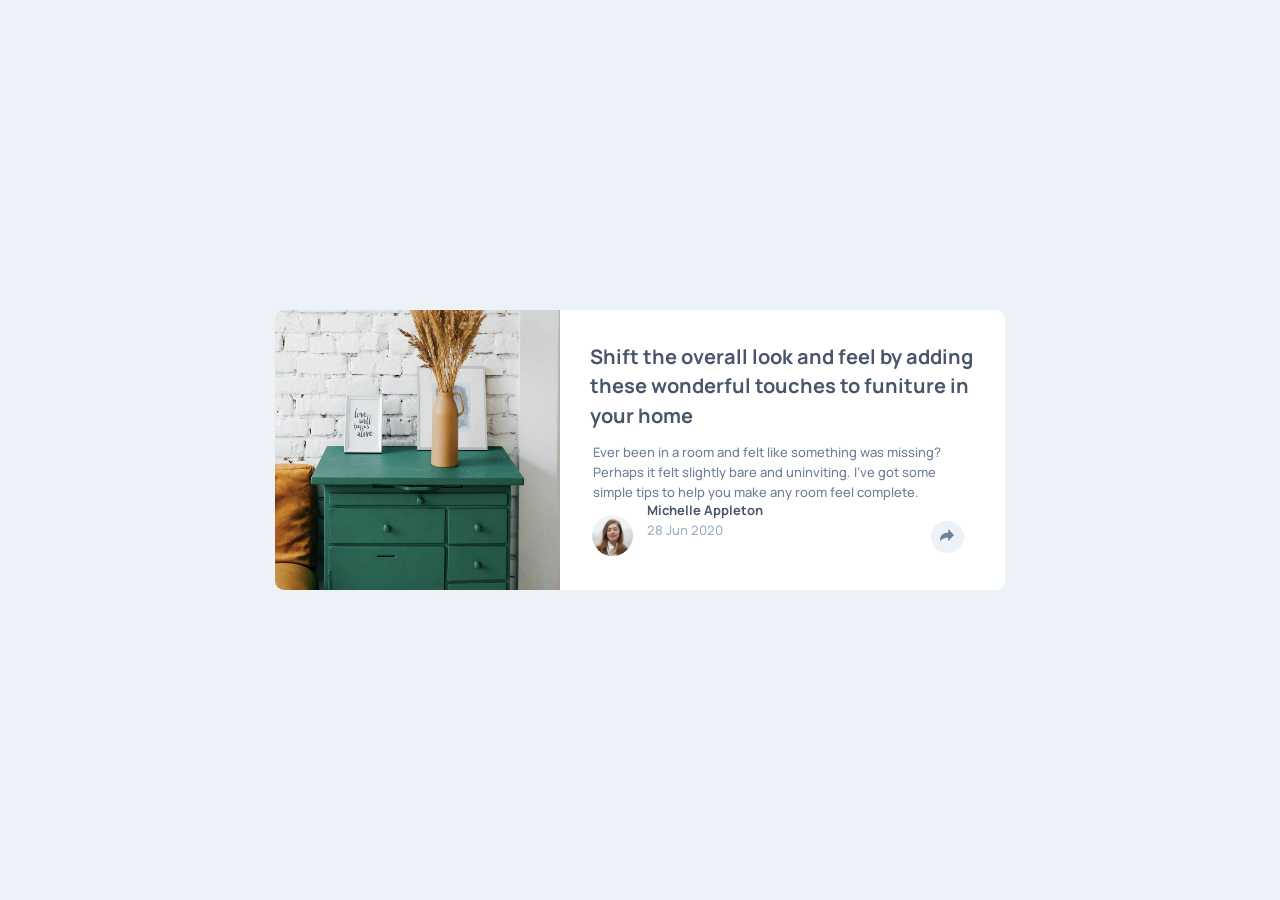
<file: index.html>
<!DOCTYPE html>
<html lang="en">
<head>
  <meta charset="UTF-8">
  <meta name="viewport" content="width=device-width, initial-scale=1.0"> <!-- displays site properly based on user's device -->
  <link rel="icon" type="image/png" sizes="32x32" href="images/favicon-32x32.png">
  <link rel="preload" 
  href="fonts/manrope-v20-latin-500.woff2"
  as="font"
  type="font/woff2"
  crossorigin>
  <link rel="preload" 
  href="fonts/manrope-v20-latin-700.woff2"
  as="font"
  type="font/woff2"
  crossorigin>
  <link rel="stylesheet" href="styles.css">
  <title>Frontend Mentor | Article preview component</title>
</head>
<body>
  <main class="parent-container">
    <img class="image" src="images/drawers.jpg" alt="Image of drawers" height="20" width="20">

    <div class="content-container">
      <h1 class="heading">Shift the overall look and feel by adding these wonderful touches to funiture in your home</h1>
      <p class="paragraph">
        Ever been in a room and felt like something was missing? Perhaps 
        it felt slightly bare and uninviting. I’ve got some simple tips 
        to help you make any room feel complete.  
      </p>
    </div>
    
    <div class="writer-container">
      <img class="profile-pic" src="images/avatar-michelle.jpg" alt="Profile picture of Michelle" height="20" width="20">
      <section class="publisher-name-and-date">
        <p class="publisher-name">Michelle Appleton</p>
        <p class="article-publish-date">28 Jun 2020</p>
      </section>
      <button class="share-button" type="button" aria-expanded="false"></button>

      <div class="active">
        <h1 class="share-title">S H A R E</h1>
        <ul class="icons">
          <li class="icon"><a href="https://www.facebook.com" target="_blank"><img src="images/icon-facebook.svg" alt="" height="20" width="20"></a></li>
          <li class="icon"><a href="https://x.com/?lang=en-za" target="_blank"><img src="images/icon-twitter.svg" alt="" height="20" width="20"></a></li>
          <li class="icon"><a href="https://www.pinterest.com" target="_blank"><img src="images/icon-pinterest.svg" alt="" height="20" width="20"></a></li>
        </ul>
        <button class="share-button-2" type="button" aria-label="Close share panel"></button>
      </div>
    </div>
  </main>
  <script defer src="script.js"></script>
</body>
</html>
</file>
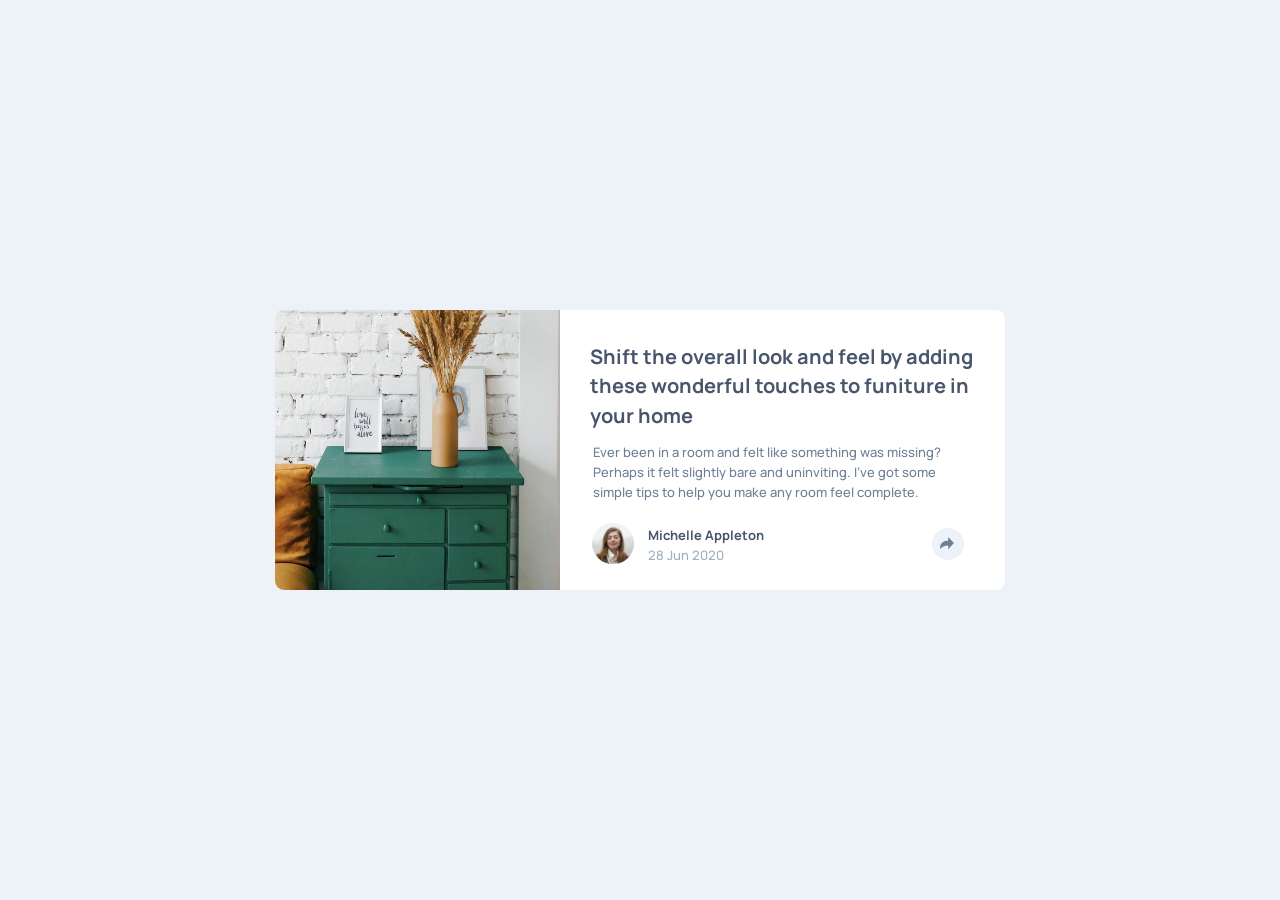
<file: assets/index.html>
<!DOCTYPE html>
<html lang="en">
<head>
  <meta charset="UTF-8">
  <meta name="viewport" content="width=device-width, initial-scale=1.0"> <!-- displays site properly based on user's device -->
  <link rel="icon" type="image/png" sizes="32x32" href="../images/favicon-32x32.png">
  <link rel="preload" 
  href="../fonts/manrope-v20-latin-500.woff2"
  as="font"
  type="font/woff2"
  crossorigin>
  <link rel="preload" 
  href="../fonts/manrope-v20-latin-700.woff2"
  as="font"
  type="font/woff2"
  crossorigin>
  <link rel="stylesheet" href="styles.css">
  <title>Frontend Mentor | Article preview component</title>
</head>
<body>
  <main class="parent-container">
    <img class="image" src="../images/drawers.jpg" alt="Image of drawers" height="20" width="20">

    <div class="content-container">
      <h1 class="heading">Shift the overall look and feel by adding these wonderful touches to funiture in your home</h1>
      <p class="paragraph">
        Ever been in a room and felt like something was missing? Perhaps 
        it felt slightly bare and uninviting. I’ve got some simple tips 
        to help you make any room feel complete.  
      </p>
    </div>
    
    <div class="writer-container">
      <img class="profile-pic" src="../images/avatar-michelle.jpg" alt="Profile picture of Michelle" height="20" width="20">
      <section class="publisher-name-and-date">
        <p class="publisher-name">Michelle Appleton</p>
        <p class="article-publish-date">28 Jun 2020</p>
      </section>
      <button class="share-container" type="button" aria-expanded="false"></button>

      <div class="active">
        <h1 class="share-title">S H A R E</h1>
        <ul class="icons">
          <li><a href="https://www.facebook.com" target="_blank"><img src="../images/icon-facebook.svg" alt="" height="20" width="20"></a></li>
          <li><a href="https://x.com/?lang=en-za" target="_blank"><img src="../images/icon-twitter.svg" alt="" height="20" width="20"></a></li>
          <li><a href="https://www.pinterest.com" target="_blank"><img src="../images/icon-pinterest.svg" alt="" height="20" width="20"></a></li>
        </ul>
        <button class="share-container-2" type="button" aria-label="Close share panel"></button>
      </div>
    </div>
  </main>
  <script defer src="script.js"></script>
</body>
</html>
</file>
<file: styles.css>
/* manrope-500 - latin */
@font-face {
  font-display: swap; /* Check https://developer.mozilla.org/en-US/docs/Web/CSS/@font-face/font-display for other options. */
  font-family: "Manrope";
  font-style: normal;
  font-weight: 500;
  src: url("fonts/manrope-v20-latin-500.woff2") format("woff2"); /* Chrome 36+, Opera 23+, Firefox 39+, Safari 12+, iOS 10+ */
}
/* manrope-700 - latin */
@font-face {
  font-display: swap; /* Check https://developer.mozilla.org/en-US/docs/Web/CSS/@font-face/font-display for other options. */
  font-family: "Manrope";
  font-style: normal;
  font-weight: 700;
  src: url("fonts/manrope-v20-latin-700.woff2") format("woff2"); /* Chrome 36+, Opera 23+, Firefox 39+, Safari 12+, iOS 10+ */
}
:root {
  --very-dark-grayish-blue: hsl(217, 19%, 35%);
  --desaturated-dark-blue:hsl(214, 17%, 51%);
  --grayish-blue: hsl(212, 23%, 69%);
  --light-grayish-blue:hsl(210, 46%, 95%);
  --white: hsl(0, 0%, 100%);
  --font-family: 'Manrope', sans-serif;
  --font-size: calc(13 / 16 * 1rem);
  --mobile-layout: calc(375 / 16 * 1rem);
  --desktop-layout: calc(1440 / 16 * 1rem);
}

/* || RESET */
*,
*::after,
*::before {
  margin: 0;
  padding: 0;
  box-sizing: border-box;
}

img,
picture,
video {
  display: block;
  max-width: 100%;
  height: auto;
}

input,
button,
textarea,
select {
  font: inherit;
  color: inherit;
  background: none;
  border-color: transparent;
}

a {
  text-decoration: none;
  color: inherit;
}

ul,
ol {
  list-style-type: none;
}

body {
  background-color: var(--light-grayish-blue);
  display: flex;
  justify-content: center;
  align-items: center;
  min-height: 100vh;
  width: 100%;
}

.parent-container {
  display: flex;
  align-items: center;
  justify-content: start;
  flex-direction: column;
  width: 20.5rem;
  height: 32rem;
  background-color: var(--white);
  border-top-left-radius: 0.5625rem;
  border-top-right-radius: 0.5625rem;
  border-bottom-left-radius: 0.5625rem;
  border-bottom-right-radius: 0.5625rem;
  font-family: var(--font-family);
}

.image {
  height: 12.5rem;
  width: 100%;
  border-top-left-radius: inherit;
  border-top-right-radius: inherit;
}

.content-container {
  display: flex;
  flex-direction: column;
  justify-content: center;
  gap: 0.8125rem;
  padding-block-start: 2.3125rem;
  padding-inline: 1.875rem;
  width: 100%;
  font-size: var(--font-size);
  margin-block-end: 1.875rem;
}

.heading {
  font-size: 1rem;
  color: var(--very-dark-grayish-blue);
  line-height: 1.48em;
}

.paragraph {
  line-height: 1.51em;
  padding-inline: 0.1875rem;
  padding-inline-end: 0.4375rem;
  color: var(--desaturated-dark-blue);
}

.writer-container {
  position: relative;
  display: flex;
  justify-content: start;
  align-items: center;
  height: 100%;
  width: 100%;
  padding-inline: 2rem;
  font-size: var(--font-size);
  gap: 0.875rem;
}

.profile-pic {
  width: 2.5625rem;
  border-radius: 12.5rem;
  margin-block-end: 0.9375rem;
}

.publisher-name-and-date {
  display: flex;
  flex-direction: column;
  height: 100%;
  width: 12.5rem;
}

.publisher-name {
  padding-block-start: 0.25rem;
  color: var(--very-dark-grayish-blue);
  font-weight: 700;
}

.article-publish-date {
  padding-block-start: 0.125rem;
  font-weight: 500;
  color: var(--grayish-blue);
}

.share-button {
  display: flex;
  justify-content: center;
  align-items: center;
  margin-inline-start: 2.8125rem;
  height: 2.0625rem;
  width: 3.4375rem;
  border-radius: 31.25rem;
  background-color: var(--light-grayish-blue);
  padding-block-start: 0.0625rem;
  margin-block-start: 0.125rem;
  margin-block-end: 0.9375rem;
  background-image: url(images/icon-share.svg);
  background-position: center;
  background-repeat: no-repeat;
  background-size: 1.0625rem;
}

.share {
  width: 0.9375rem;
}

.active {
  position: absolute;
  display: flex;
  justify-content: center;
  align-items: center;
  gap: 1.25rem;
  inset: 0;
  height: 100%;
  width: 100%;
  z-index: 1;
  background-color: var(--very-dark-grayish-blue);
  border-bottom-left-radius: 0.5625rem;
  border-bottom-right-radius: 0.5625rem;
  opacity: 0;
  transition: opacity 0.4s ease;
}

.active.show {
  opacity: 1;
}

.icons {
  display: flex;
  align-items: center;
  gap: 1.25rem;
}

.icon {
  transform: translateY(0);
  transition: transform 0.3s ease;
}

.icon:hover {
  transform: translateY(-0.125rem);
}

.share-button-2 {
  display: flex;
  justify-content: center;
  align-items: center;
  margin-inline-start: 1.875rem;
  height: 2.0625rem;
  width: 2.01875rem;
  border-radius: 31.25rem;
  background-color: var(--desaturated-dark-blue);
  padding-block-start: 0.03125rem;
  margin-block-start: 0.125rem;
  background-image: url(images/icon-share-2.svg);
  background-position: center;
  background-repeat: no-repeat;
  background-size: 1.0625rem;
}

.share-title {
  font-size: 0.8125rem;
  font-weight: 500;
  color: var(--grayish-blue);
  letter-spacing: 0.1em;
}

@media (min-width: 60rem) {
  body {
    width: 100%;
  }
  .parent-container {
    display: grid;
    grid-template-columns: 17.8125rem 1fr;
    grid-template-rows: repeat(3, 5.8333333333rem);
    width: 45.625rem;
    height: 17.5rem;
  }
  .image {
    height: 100%;
    width: 17.8125rem;
    border-top-right-radius: 0;
    border-bottom-left-radius: 0.5625rem;
    grid-row: 1/4;
  }
  .content-container {
    flex-direction: column;
    grid-row: 1/3;
    margin-block-start: 0;
    margin-block-end: 0;
  }
  .heading {
    font-size: 1.25rem;
  }
  .writer-container {
    grid-row: 3/4;
  }
  .share-button {
    height: 2rem;
    width: 2.03125rem;
    padding-block-start: 0.03125rem;
    background-image: url(images/icon-share.svg);
    background-repeat: no-repeat;
    background-position: center;
    background-size: 1.0625rem;
    margin-inline-start: 4.375rem;
    transition: background-color 0.3s ease, background-image 0.3s ease;
  }
  .share-button.share-open {
    background-image: url(images/icon-share-2.svg);
    background-position: center;
    background-repeat: no-repeat;
    background-color: var(--desaturated-dark-blue);
  }
  .share-button-2 {
    display: none;
  }
  .icons {
    width: 5.3125rem;
  }
  .active {
    position: absolute;
    top: auto;
    left: auto;
    bottom: 3.75rem;
    right: -2.6875rem;
    margin-bottom: 0.09375rem;
    opacity: 0;
    transition: opacity 0.4s ease;
    justify-content: center;
    align-items: center;
    gap: 1.25rem;
    width: 12.5rem;
    height: 3.4375rem;
    padding: 1.125rem;
    background-color: var(--very-dark-grayish-blue);
    border-radius: 0.75rem;
    z-index: 2;
    box-shadow: 0 0.375rem 1.125rem var(--desaturated-dark-blue);
  }
  .active::after {
    content: "";
    position: absolute;
    top: auto;
    left: auto;
    bottom: -0.4375rem;
    right: 5.9375rem;
    border-left: 0.4375rem solid transparent;
    border-right: 0.4375rem solid transparent;
    border-top: 0.4375rem solid var(--very-dark-grayish-blue);
  }
  .share-title {
    font-size: 0.6875rem;
  }
}/*# sourceMappingURL=styles.css.map */
</file>
<file: assets/styles.css>
/* manrope-500 - latin */
@font-face {
  font-display: swap; /* Check https://developer.mozilla.org/en-US/docs/Web/CSS/@font-face/font-display for other options. */
  font-family: "Manrope";
  font-style: normal;
  font-weight: 500;
  src: url("../fonts/manrope-v20-latin-500.woff2") format("woff2"); /* Chrome 36+, Opera 23+, Firefox 39+, Safari 12+, iOS 10+ */
}
/* manrope-700 - latin */
@font-face {
  font-display: swap; /* Check https://developer.mozilla.org/en-US/docs/Web/CSS/@font-face/font-display for other options. */
  font-family: "Manrope";
  font-style: normal;
  font-weight: 700;
  src: url("../fonts/manrope-v20-latin-700.woff2") format("woff2"); /* Chrome 36+, Opera 23+, Firefox 39+, Safari 12+, iOS 10+ */
}
:root {
  --very-dark-grayish-blue: hsl(217, 19%, 35%);
  --desaturated-dark-blue:hsl(214, 17%, 51%);
  --grayish-blue: hsl(212, 23%, 69%);
  --light-grayish-blue:hsl(210, 46%, 95%);
  --white: hsl(0, 0%, 100%);
  --font-family: 'Manrope', sans-serif;
  --font-size: calc(13 / 16 * 1rem);
  --mobile-layout: calc(375 / 16 * 1rem);
  --desktop-layout: calc(1440 / 16 * 1rem);
}

/* || RESET */
*,
*::after,
*::before {
  margin: 0;
  padding: 0;
  box-sizing: border-box;
}

img,
picture,
video {
  display: block;
  max-width: 100%;
  height: auto;
}

input,
button,
textarea,
select {
  font: inherit;
  color: inherit;
  background: none;
  border-color: transparent;
}

a {
  text-decoration: none;
  color: inherit;
}

ul,
ol {
  list-style-type: none;
}

body {
  background-color: var(--light-grayish-blue);
  display: flex;
  justify-content: center;
  align-items: center;
  min-height: 100vh;
  width: 100%;
}

.parent-container {
  display: flex;
  align-items: center;
  justify-content: start;
  flex-direction: column;
  width: 20.5rem;
  height: 32rem;
  background-color: var(--white);
  border-top-left-radius: 0.5625rem;
  border-top-right-radius: 0.5625rem;
  border-bottom-left-radius: 0.5625rem;
  border-bottom-right-radius: 0.5625rem;
  font-family: var(--font-family);
}

.image {
  height: 12.5rem;
  width: 100%;
  border-top-left-radius: inherit;
  border-top-right-radius: inherit;
}

.content-container {
  display: flex;
  flex-direction: column;
  justify-content: center;
  gap: 0.8125rem;
  padding-block-start: 2.3125rem;
  padding-inline: 1.875rem;
  width: 100%;
  font-size: var(--font-size);
  margin-block-end: 1.875rem;
}

.heading {
  font-size: 1rem;
  color: var(--very-dark-grayish-blue);
  line-height: 1.48em;
}

.paragraph {
  line-height: 1.51em;
  padding-inline: 0.1875rem;
  padding-inline-end: 0.4375rem;
  color: var(--desaturated-dark-blue);
}

.writer-container {
  position: relative;
  display: flex;
  justify-content: start;
  align-items: center;
  width: 100%;
  padding-inline: 2rem;
  font-size: var(--font-size);
  gap: 0.875rem;
}

.profile-pic {
  width: 2.59375rem;
  border-radius: 12.5rem;
}

.publisher-name-and-date {
  display: flex;
  flex-direction: column;
  height: 100%;
  width: 12.5rem;
}

.publisher-name {
  padding-block-start: 0.25rem;
  color: var(--very-dark-grayish-blue);
  font-weight: 700;
}

.article-publish-date {
  padding-block-start: 0.125rem;
  font-weight: 500;
  color: var(--grayish-blue);
}

.share-container {
  display: flex;
  justify-content: center;
  align-items: center;
  margin-inline-start: 2.8125rem;
  height: 2.0625rem;
  width: 3.4375rem;
  border-radius: 31.25rem;
  background-color: var(--light-grayish-blue);
  padding-block-start: 0.0625rem;
  margin-block-start: 0.125rem;
  background-image: url(../images/icon-share.svg);
  background-position: center;
  background-repeat: no-repeat;
  background-size: 1.0625rem;
}

.share {
  width: 0.9375rem;
}

.active {
  position: absolute;
  display: none;
  justify-content: center;
  align-items: center;
  gap: 1.25rem;
  inset: 0;
  height: 4.0625rem;
  width: 100%;
  z-index: 1;
  background-color: var(--very-dark-grayish-blue);
  border-bottom-left-radius: 0.5625rem;
  border-bottom-right-radius: 0.5625rem;
}

.active.show {
  display: flex;
}

.icons {
  display: flex;
  align-items: center;
  gap: 1.25rem;
}

.share-container-2 {
  display: flex;
  justify-content: center;
  align-items: center;
  margin-inline-start: 1.875rem;
  height: 2.0625rem;
  width: 2.01875rem;
  border-radius: 31.25rem;
  background-color: var(--desaturated-dark-blue);
  padding-block-start: 0.03125rem;
  margin-block-start: 0.125rem;
  background-image: url(../images/icon-share-2.svg);
  background-position: center;
  background-repeat: no-repeat;
  background-size: 1.0625rem;
}

.share-title {
  font-size: 0.8125rem;
  font-weight: 500;
  color: var(--grayish-blue);
  letter-spacing: 0.1em;
}

@media (min-width: 60rem) {
  body {
    width: 100%;
  }
  .parent-container {
    display: grid;
    grid-template-columns: 17.8125rem 1fr;
    grid-template-rows: repeat(3, 5.8333333333rem);
    width: 45.625rem;
    height: 17.5rem;
  }
  .image {
    height: 100%;
    width: 17.8125rem;
    border-top-right-radius: 0;
    border-bottom-left-radius: 0.5625rem;
    grid-row: 1/4;
  }
  .content-container {
    flex-direction: column;
    grid-row: 1/3;
    margin-block-start: 0;
    margin-block-end: 0;
  }
  .heading {
    font-size: 1.25rem;
  }
  .writer-container {
    grid-row: 3/4;
  }
  .share-container {
    height: 2rem;
    width: 2.03125rem;
    padding-block-start: 0.03125rem;
    background-image: url(../images/icon-share.svg);
    background-repeat: no-repeat;
    background-position: center;
    background-size: 1.0625rem;
    margin-inline-start: 4.375rem;
  }
  .share-container.share-open {
    background-image: url(../images/icon-share-2.svg);
    background-position: center;
    background-repeat: no-repeat;
    background-color: var(--desaturated-dark-blue);
  }
  .share-container-2 {
    display: none;
  }
  .icons {
    width: 5rem;
  }
  .active {
    position: absolute;
    top: auto;
    left: auto;
    bottom: 3.75rem;
    right: -2.6875rem;
    margin-bottom: 0.09375rem;
    display: none;
    justify-content: center;
    align-items: center;
    gap: 1.25rem;
    width: 12.5rem;
    height: 3.4375rem;
    padding: 1.125rem;
    background-color: var(--very-dark-grayish-blue);
    border-radius: 0.75rem;
    z-index: 2;
    box-shadow: 0 0.375rem 1.125rem rgba(20, 29, 50, 0.15);
  }
  .active::after {
    content: "";
    position: absolute;
    top: auto;
    left: auto;
    bottom: -0.4375rem;
    right: 5.9375rem;
    border-left: 0.4375rem solid transparent;
    border-right: 0.4375rem solid transparent;
    border-top: 0.4375rem solid var(--very-dark-grayish-blue);
  }
  .share-title {
    font-size: 0.6875rem;
  }
}/*# sourceMappingURL=styles.css.map */
</file>
